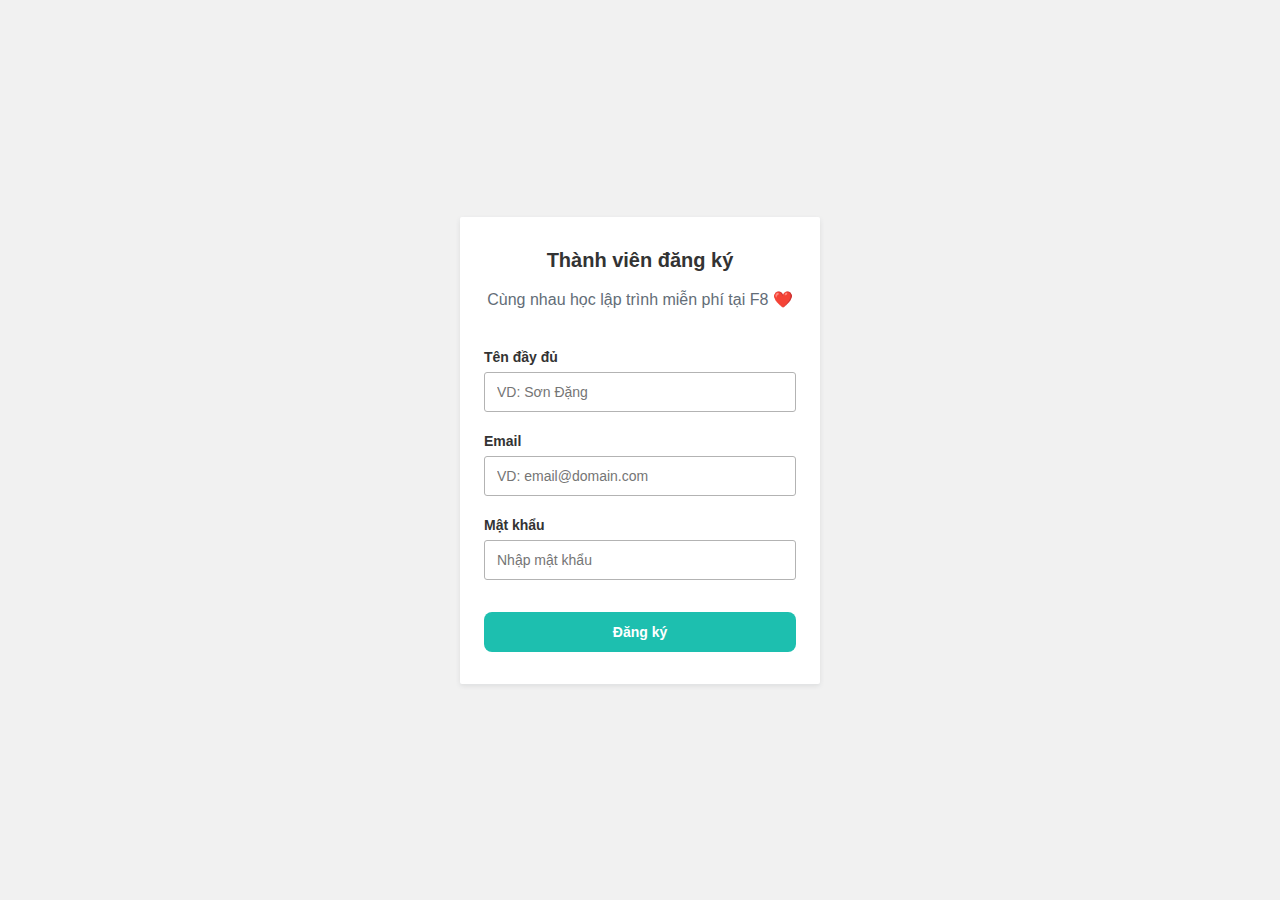
<file: FormValidation2/index.html>
<!DOCTYPE html>
<html lang="en">
<head>
    <meta charset="UTF-8">
    <meta http-equiv="X-UA-Compatible" content="IE=edge">
    <meta name="viewport" content="width=device-width, initial-scale=1.0">
    <title>Document</title>
    <link rel="stylesheet" href="/FormValidationJS/main.css">
    <link rel="stylesheet" href="/FormValidation2/main.css">
</head>
<body>
    <div class="main">
        <form action="" method="POST" class="form" id="form-1">
          <h3 class="heading">Thành viên đăng ký</h3>
          <p class="desc">Cùng nhau học lập trình miễn phí tại F8 ❤️</p>
      
          <div class="spacer"></div>
      
          <div class="form-group">
            <label for="fullname" class="form-label">Tên đầy đủ</label>
            <input id="fullname" name="fullname" rules = "required" type="text" placeholder="VD: Sơn Đặng" class="form-control">
            <span class="form-message"></span>
          </div>
      
          <div class="form-group">
            <label for="email" class="form-label">Email</label>
            <input id="email" name="email" rules="required|email" type="text" placeholder="VD: email@domain.com" class="form-control">
            <span class="form-message"></span>
          </div>
      
          <div class="form-group">
            <label for="password" class="form-label">Mật khẩu</label>
            <input id="password" name="password" rules = "required|min:6" type="password" placeholder="Nhập mật khẩu" class="form-control">
            <span class="form-message"></span>
          </div> 
          <button class="form-submit">Đăng ký</button>
        </form>
      </div>

    <script src="/FormValidation2/validator.js"></script>
    <script>
        // Mong muon cua chung ta
        var form = new validator('#form-1')

        form.onSubmit = function(formData) {
          console.log(formData);
        }
    </script>
</body>
</html>
</file>
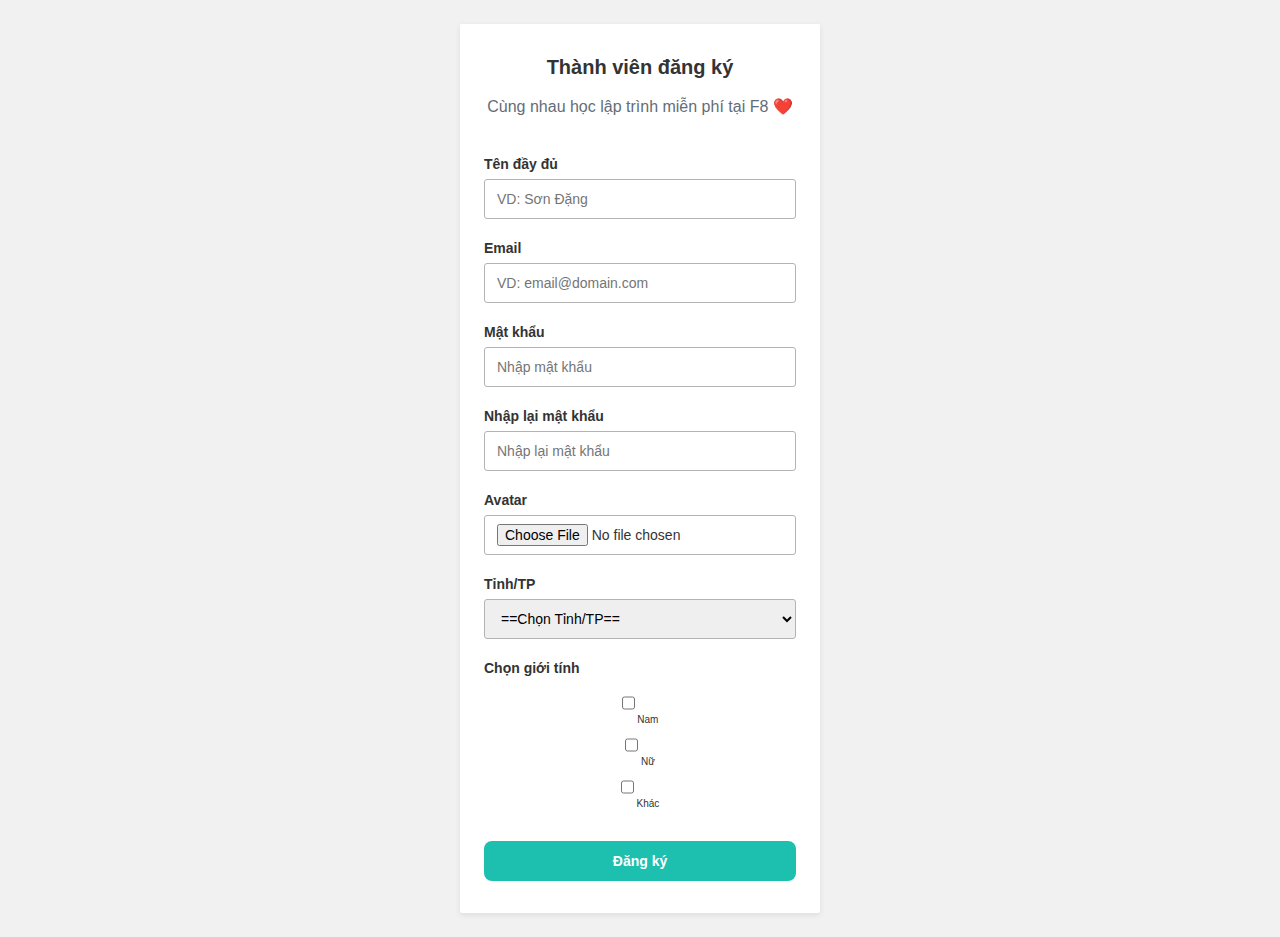
<file: FormValidationJS/index.html>
<!DOCTYPE html>
<html lang="en">
<head>
    <meta charset="UTF-8">
    <meta http-equiv="X-UA-Compatible" content="IE=edge">
    <meta name="viewport" content="width=device-width, initial-scale=1.0">
    <title>Document</title>
    <link rel="stylesheet" href="/FormValidationJS/main.css">
</head>
<body>
    <div class="main">
        <form action="" method="POST" class="form" id="form-1">
          <h3 class="heading">Thành viên đăng ký</h3>
          <p class="desc">Cùng nhau học lập trình miễn phí tại F8 ❤️</p>
      
          <div class="spacer"></div>
      
          <div class="form-group">
            <label for="fullname" class="form-label">Tên đầy đủ</label>
            <input id="fullname" name="fullname" type="text" placeholder="VD: Sơn Đặng" class="form-control">
            <span class="form-message"></span>
          </div>
      
          <div class="form-group">
            <label for="email" class="form-label">Email</label>
            <input id="email" name="email" type="text" placeholder="VD: email@domain.com" class="form-control">
            <span class="form-message"></span>
          </div>
      
          <div class="form-group">
            <label for="password" class="form-label">Mật khẩu</label>
            <input id="password" name="password" type="password" placeholder="Nhập mật khẩu" class="form-control">
            <span class="form-message"></span>
          </div>
      
          <div class="form-group">
            <label for="password_confirmation" class="form-label">Nhập lại mật khẩu</label>
            <input id="password_confirmation" name="password_confirmation" placeholder="Nhập lại mật khẩu" type="password" class="form-control">
            <span class="form-message"></span>
          </div>

          <div class="form-group">
            <label for="avatar" class="form-label">Avatar</label>
            <input id="avatar" name="avatar" type="file"  class="form-control">
            <span class="form-message"></span>
          </div>

          <div class="form-group">
            <label for="province" class="form-label">Tỉnh/TP</label>
            <select id="province" name="province" class="form-control">
              <option value=""> ==Chọn Tỉnh/TP==</option>
              <option value="92">Quảng Nam</option>
              <option value="43">Đà Nẵng</option>
              <option value="41">Sài Gòn</option>
            </select>
            <span class="form-message"></span>
          </div>

          <div class="form-group">
            <label for="password_confirmation" class="form-label">Chọn giới tính</label>
            <div>
              <input name="gender" value="male" type="checkbox" class="form-control">
              Nam
            </div>
            <div>
              <input name="gender" value="famale" type="checkbox" class="form-control">
              Nữ
            </div>
            <div>
              <input name="gender" value="other" type="checkbox" class="form-control">
              Khác
            </div>
            <span class="form-message"></span>
          </div>
      
          <button class="form-submit">Đăng ký</button>
        </form>
      
      </div>

    <script src="/FormValidationJS/formValidation.js"></script>
    <script>
        // Mong muon cua chung ta
        Validator({
            form: '#form-1',
            formGroupSelector: '.form-group',
            errorSelector: '.form-message',
            rules: [
                Validator.isRequired('#fullname'),
                Validator.isRequired('#email'),
                Validator.isEmail('#email'),
                Validator.isRequired('#password'),
                Validator.isMinLength('#password', 6),
                Validator.isRequired('#password_confirmation'),
                Validator.isRequired('#avatar'),
                Validator.isRequired('#province'),
                Validator.isRequired('input[name="gender"]'),
                Validator.isConfirmPassword('#password_confirmation', function() {
                  return document.querySelector('#password').value;
                }, 'Mật khẩu nhập lại không chính xác')
            ],
            onSubmit: function(data) {
              // Call API
              console.log(data);
            }
        })
    </script>
</body>
</html>
</file>
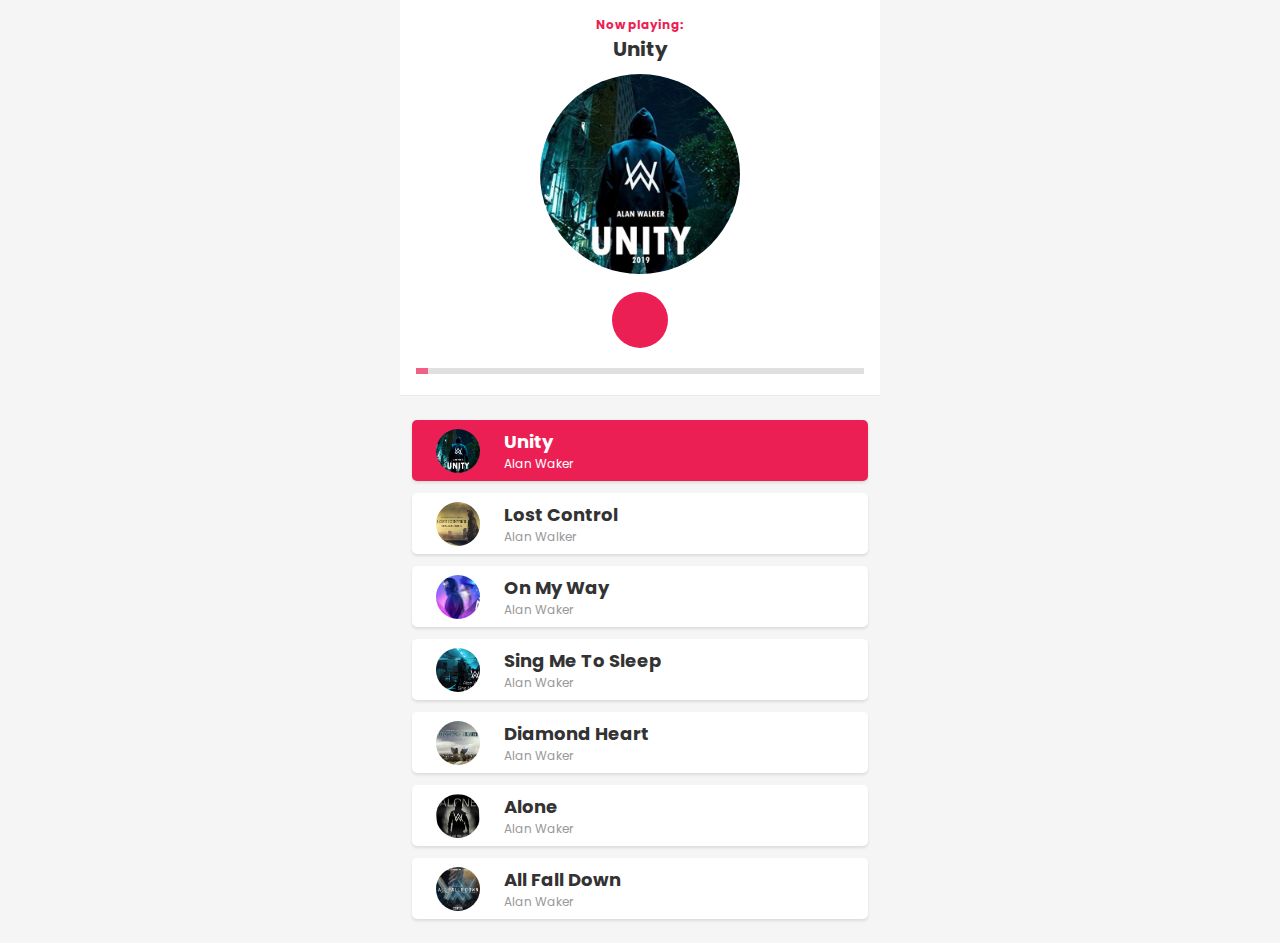
<file: javascript/index.html>
<!DOCTYPE html>
<html lang="en">
  <head>
    <meta charset="UTF-8" />
    <meta http-equiv="X-UA-Compatible" content="IE=edge" />
    <meta name="viewport" content="width=device-width, initial-scale=1.0" />
    <link rel="stylesheet" href="main.css" />
    <meta name="viewport" content="width=device-width, initial-scale=1.0" />
    <title>Music player</title>
    <link
      rel="stylesheet"
      href="https://cdnjs.cloudflare.com/ajax/libs/font-awesome/5.15.2/css/all.min.css"
      integrity="sha512-HK5fgLBL+xu6dm/Ii3z4xhlSUyZgTT9tuc/hSrtw6uzJOvgRr2a9jyxxT1ely+B+xFAmJKVSTbpM/CuL7qxO8w=="
      crossorigin="anonymous"
    />
    <link rel="preconnect" href="https://fonts.gstatic.com" />
    <link
      href="https://fonts.googleapis.com/css2?family=Poppins:wght@300;400;600&display=swap"
      rel="stylesheet"
    />
  </head>
  <body>
    <div class="player">
      <!-- Dashboard -->
      <div class="dashboard">
        <!-- Header -->
        <header>
          <h4>Now playing:</h4>
          <h2>String 57th & 9th</h2>
        </header>

        <!-- CD -->
        <div class="cd">
          <div
            class="cd-thumb"
            style="
              background-image: url('https://i.ytimg.com/vi/jTLhQf5KJSc/maxresdefault.jpg');
            "
          ></div>
        </div>

        <!-- Control -->
        <div class="control">
            <div class="btn btn-repeat">
                <i class="fas fa-redo"></i>
            </div>
            <div class="btn btn-prev">
                <i class="fas fa-step-backward"></i>
            </div>
            <div class="btn btn-toggle-play">
                <i class="fas fa-pause icon-pause"></i>
                <i class="fas fa-play icon-play"></i>
            </div>
            <div class="btn btn-next">
                <i class="fas fa-step-forward"></i>
            </div>
            <div class="btn btn-random">
                <i class="fas fa-random"></i>
            </div>
        </div>

        <input
          id="progress"
          class="progress"
          type="range"
          value="0"
          step="1"
          min="0"
          max="100"
        />

        <audio id="audio" src=""></audio>
      </div>

      <!-- Playlist -->
      <div class="playlist">
        <div class="song">
            <div
                class="thumb"
                style="
                background-image: url('https://i.ytimg.com/vi/jTLhQf5KJSc/maxresdefault.jpg');
                "
            ></div>
            <div class="body">
                <h3 class="title">Music name</h3>
                <p class="author">Singer</p>
            </div>
            <div class="option">
                <i class="fas fa-ellipsis-h"></i>
            </div>
            </div>
            <div class="song">
            <div
                class="thumb"
                style="
                background-image: url('https://i.ytimg.com/vi/jTLhQf5KJSc/maxresdefault.jpg');
                "
            ></div>
            <div class="body">
                <h3 class="title">Music name</h3>
                <p class="author">Singer</p>
            </div>
            <div class="option">
                <i class="fas fa-ellipsis-h"></i>
            </div>
            </div>
            <div class="song">
            <div
                class="thumb"
                style="
                background-image: url('https://i.ytimg.com/vi/jTLhQf5KJSc/maxresdefault.jpg');
                "
            ></div>
            <div class="body">
                <h3 class="title">Music name</h3>
                <p class="author">Singer</p>
            </div>
            <div class="option">
                <i class="fas fa-ellipsis-h"></i>
            </div>
        </div>
      </div>
    </div>
    <script type="module" src="/javascript/javascript.js"></script>
  </body>
</html>
</file>
<file: FormValidationJS/main.css>
* {
    padding: 0;
    margin: 0;
    box-sizing: border-box;
  }
  html {
    color: #333;
    font-size: 62.5%;
    font-family: "Open Sans", sans-serif;
  }
  .main {
    background: #f1f1f1;
    min-height: 100vh;
    display: flex;
    justify-content: center;
  }
  .form {
    width: 360px;
    min-height: 100px;
    padding: 32px 24px;
    text-align: center;
    background: #fff;
    border-radius: 2px;
    margin: 24px;
    align-self: center;
    box-shadow: 0 2px 5px 0 rgba(51, 62, 73, 0.1);
  }
  .form .heading {
    font-size: 2rem;
  }
  .form .desc {
    text-align: center;
    color: #636d77;
    font-size: 1.6rem;
    font-weight: lighter;
    line-height: 2.4rem;
    margin-top: 16px;
    font-weight: 300;
  }
  
  .form-group {
    display: flex;
    margin-bottom: 16px;
    flex-direction: column;
  }
  
  .form-label,
  .form-message {
    text-align: left;
  }
  
  .form-label {
    font-weight: 700;
    padding-bottom: 6px;
    line-height: 1.8rem;
    font-size: 1.4rem;
  }
  
  .form-control {
    height: 40px;
    padding: 8px 12px;
    border: 1px solid #b3b3b3;
    border-radius: 3px;
    outline: none;
    font-size: 1.4rem;
  }
  
  .form-control:hover {
    border-color: #1dbfaf;
  }
  
  .form-group.invalid .form-control {
    border-color: #f33a58;
  }
  
  .form-group.invalid .form-message {
    color: #f33a58;
  }
  
  .form-message {
    font-size: 1.2rem;
    line-height: 1.6rem;
    padding: 4px 0 0;
  }
  
  .form-submit {
    outline: none;
    background-color: #1dbfaf;
    margin-top: 12px;
    padding: 12px 16px;
    font-weight: 600;
    color: #fff;
    border: none;
    width: 100%;
    font-size: 14px;
    border-radius: 8px;
    cursor: pointer;
  }
  
  .form-submit:hover {
    background-color: #1ac7b6;
  }
  
  .spacer {
    margin-top: 36px;
  }
</file>
<file: FormValidation2/main.css>
* {
    padding: 0;
    margin: 0;
    box-sizing: border-box;
  }
  html {
    color: #333;
    font-size: 62.5%;
    font-family: "Open Sans", sans-serif;
  }
  .main {
    background: #f1f1f1;
    min-height: 100vh;
    display: flex;
    justify-content: center;
  }
  .form {
    width: 360px;
    min-height: 100px;
    padding: 32px 24px;
    text-align: center;
    background: #fff;
    border-radius: 2px;
    margin: 24px;
    align-self: center;
    box-shadow: 0 2px 5px 0 rgba(51, 62, 73, 0.1);
  }
  .form .heading {
    font-size: 2rem;
  }
  .form .desc {
    text-align: center;
    color: #636d77;
    font-size: 1.6rem;
    font-weight: lighter;
    line-height: 2.4rem;
    margin-top: 16px;
    font-weight: 300;
  }
  
  .form-group {
    display: flex;
    margin-bottom: 16px;
    flex-direction: column;
  }
  
  .form-label,
  .form-message {
    text-align: left;
  }
  
  .form-label {
    font-weight: 700;
    padding-bottom: 6px;
    line-height: 1.8rem;
    font-size: 1.4rem;
  }
  
  .form-control {
    height: 40px;
    padding: 8px 12px;
    border: 1px solid #b3b3b3;
    border-radius: 3px;
    outline: none;
    font-size: 1.4rem;
  }
  
  .form-control:hover {
    border-color: #1dbfaf;
  }
  
  .form-group.invalid .form-control {
    border-color: #f33a58;
  }
  
  .form-group.invalid .form-message {
    color: #f33a58;
  }
  
  .form-message {
    font-size: 1.2rem;
    line-height: 1.6rem;
    padding: 4px 0 0;
  }
  
  .form-submit {
    outline: none;
    background-color: #1dbfaf;
    margin-top: 12px;
    padding: 12px 16px;
    font-weight: 600;
    color: #fff;
    border: none;
    width: 100%;
    font-size: 14px;
    border-radius: 8px;
    cursor: pointer;
  }
  
  .form-submit:hover {
    background-color: #1ac7b6;
  }
  
  .spacer {
    margin-top: 36px;
  }
</file>
<file: javascript/main.css>
:root {
  --primary-color: #ec1f55;
  --text-color: #333;
}

* {
  padding: 0;
  margin: 0;
  box-sizing: inherit;
}

body {
  background-color: #f5f5f5;
}

html {
  box-sizing: border-box;
  font-family: "Poppins", sans-serif;
}

.player {
  position: relative;
  max-width: 480px;
  margin: 0 auto;
}

.player .icon-pause {
  display: none;
}

.player.playing .icon-pause {
  display: inline-block;
}

.player.playing .icon-play {
  display: none;
}

.dashboard {
  padding: 16px 16px 14px;
  background-color: #fff;
  position: fixed;
  top: 0;
  width: 100%;
  max-width: 480px;
  border-bottom: 1px solid #ebebeb;
}

/* HEADER */
header {
  text-align: center;
  margin-bottom: 10px;
}

header h4 {
  color: var(--primary-color);
  font-size: 12px;
}

header h2 {
  color: var(--text-color);
  font-size: 20px;
}

/* CD */
.cd {
  display: flex;
  margin: auto;
  width: 200px;
}

.cd-thumb {
  width: 100%;
  padding-top: 100%;
  border-radius: 50%;
  background-color: #333;
  background-size: cover;
  margin: auto;
}

/* CONTROL */
.control {
  display: flex;
  align-items: center;
  justify-content: space-around;
  padding: 18px 0 8px 0;
}

.control .btn {
  color: #666;
  padding: 18px;
  font-size: 18px;
}

.control .btn.active {
  color: var(--primary-color);
}

.control .btn-toggle-play {
  width: 56px;
  height: 56px;
  border-radius: 50%;
  font-size: 24px;
  color: #fff;
  display: flex;
  align-items: center;
  justify-content: center;
  background-color: var(--primary-color);
}

.progress {
  width: 100%;
  -webkit-appearance: none;
  height: 6px;
  background: #d3d3d3;
  outline: none;
  opacity: 0.7;
  -webkit-transition: 0.2s;
  transition: opacity 0.2s;
}

.progress::-webkit-slider-thumb {
  -webkit-appearance: none;
  appearance: none;
  width: 12px;
  height: 6px;
  background-color: var(--primary-color);
  cursor: pointer;
}

/* PLAYLIST */
.playlist {
  margin-top: 408px;
  padding: 12px;
}

.song {
  display: flex;
  align-items: center;
  margin-bottom: 12px;
  background-color: #fff;
  padding: 8px 16px;
  border-radius: 5px;
  box-shadow: 0 2px 3px rgba(0, 0, 0, 0.1);
}

.song.active {
  background-color: var(--primary-color);
}

.song:active {
  opacity: 0.8;
}

.song.active .option,
.song.active .author,
.song.active .title {
  color: #fff;
}

.song .thumb {
  width: 44px;
  height: 44px;
  border-radius: 50%;
  background-size: cover;
  margin: 0 8px;
}

.song .body {
  flex: 1;
  padding: 0 16px;
}

.song .title {
  font-size: 18px;
  color: var(--text-color);
}

.song .author {
  font-size: 12px;
  color: #999;
}

.song .option {
  padding: 16px 8px;
  color: #999;
  font-size: 18px;
}
</file>
